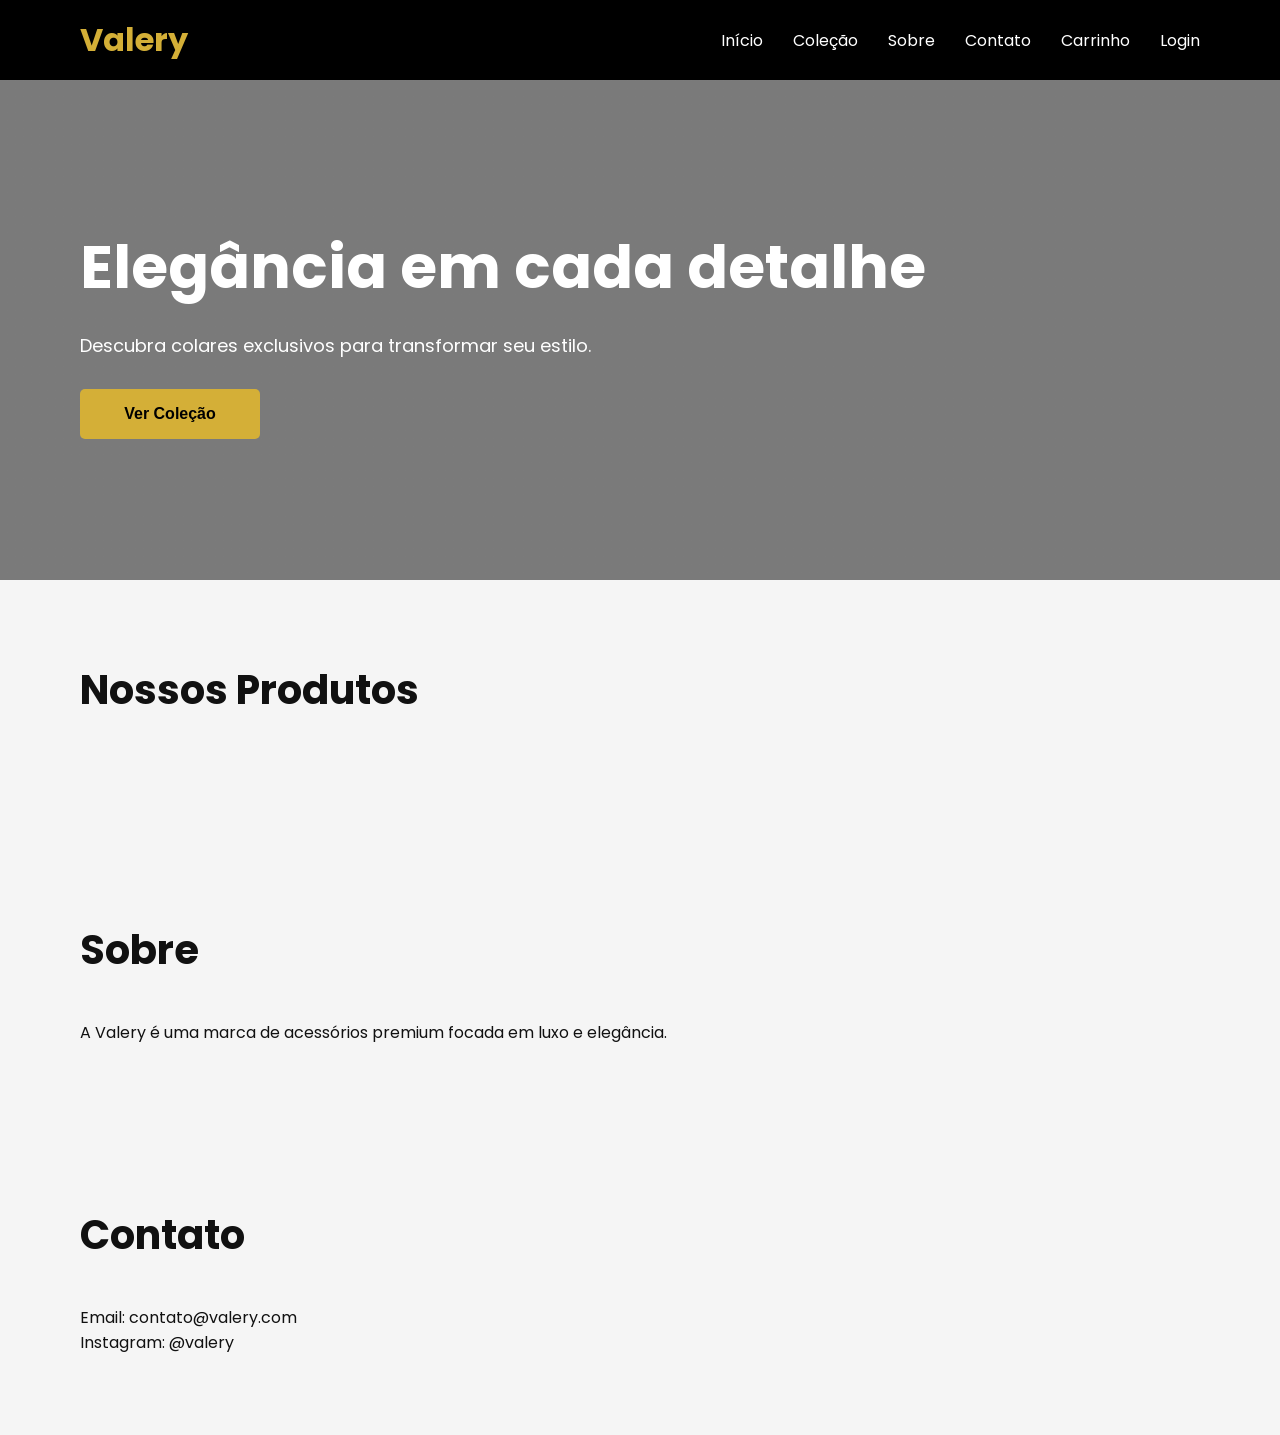
<file: Frontend/index.html>
﻿<!DOCTYPE html>
<html lang="pt-BR">

<head>

    <meta charset="UTF-8">

    <meta name="viewport"
          content="width=device-width, initial-scale=1.0">

    <title>
        Valery
    </title>

    <!-- CSS -->

    <link rel="stylesheet"
          href="assets/css/style.css">

    <!-- GOOGLE FONTS -->

    <link rel="preconnect"
          href="https://fonts.googleapis.com">

    <link rel="preconnect"
          href="https://fonts.gstatic.com"
          crossorigin>

    <link href="https://fonts.googleapis.com/css2?family=Poppins:wght@300;400;500;600;700&display=swap"
          rel="stylesheet">

</head>

<body>


    <!-- HEADER -->

    <header class="header">


        <div class="logo">

            Valery

        </div>



        <nav class="menu">

            <a href="#">
                Início
            </a>

            <a href="#produtos">
                Coleção
            </a>

            <a href="#sobre">
                Sobre
            </a>

            <a href="#contato">
                Contato
            </a>

            <a href="pages/carrinho.html">
                Carrinho
            </a>


            <!-- LOGIN / PERFIL -->

            <a id="btn-login"
               href="pages/login.html">

                Login

            </a>

        </nav>

    </header>





    <!-- BANNER -->

    <section class="banner">

        <div class="banner-texto">

            <h1>

                Elegância em cada detalhe

            </h1>


            <p>

                Descubra colares exclusivos
                para transformar seu estilo.

            </p>


            <button onclick="window.location.href='#produtos'">

                Ver Coleção

            </button>

        </div>

    </section>





    <!-- PRODUTOS -->

    <section class="produtos"
             id="produtos">

        <h2>

            Nossos Produtos

        </h2>



        <!-- LISTA PRODUTOS -->

        <div id="lista-produtos"
             class="lista-produtos">

        </div>

    </section>





    <!-- SOBRE -->

    <section id="sobre"
             class="produtos">

        <h2>

            Sobre

        </h2>


        <p>

            A Valery é uma marca de acessórios premium
            focada em luxo e elegância.

        </p>

    </section>





    <!-- CONTATO -->

    <section id="contato"
             class="produtos">

        <h2>

            Contato

        </h2>


        <p>

            Email: contato@valery.com

        </p>


        <p>

            Instagram: @valery

        </p>

    </section>





    <!-- JS -->

    <script src="assets/js/api.js"></script>

    <script src="assets/js/produtos.js"></script>



    <!-- USUÁRIO LOGADO -->

    <script>

        const usuario =
            JSON.parse(
                localStorage.getItem("usuarioLogado")
            );


        const btnLogin =
            document.getElementById("btn-login");


        if (usuario) {

            btnLogin.innerHTML =
                `Olá, ${usuario.nome}`;


            btnLogin.href =
                "pages/perfil.html";
        }

    </script>

</body>

</html>
</file>
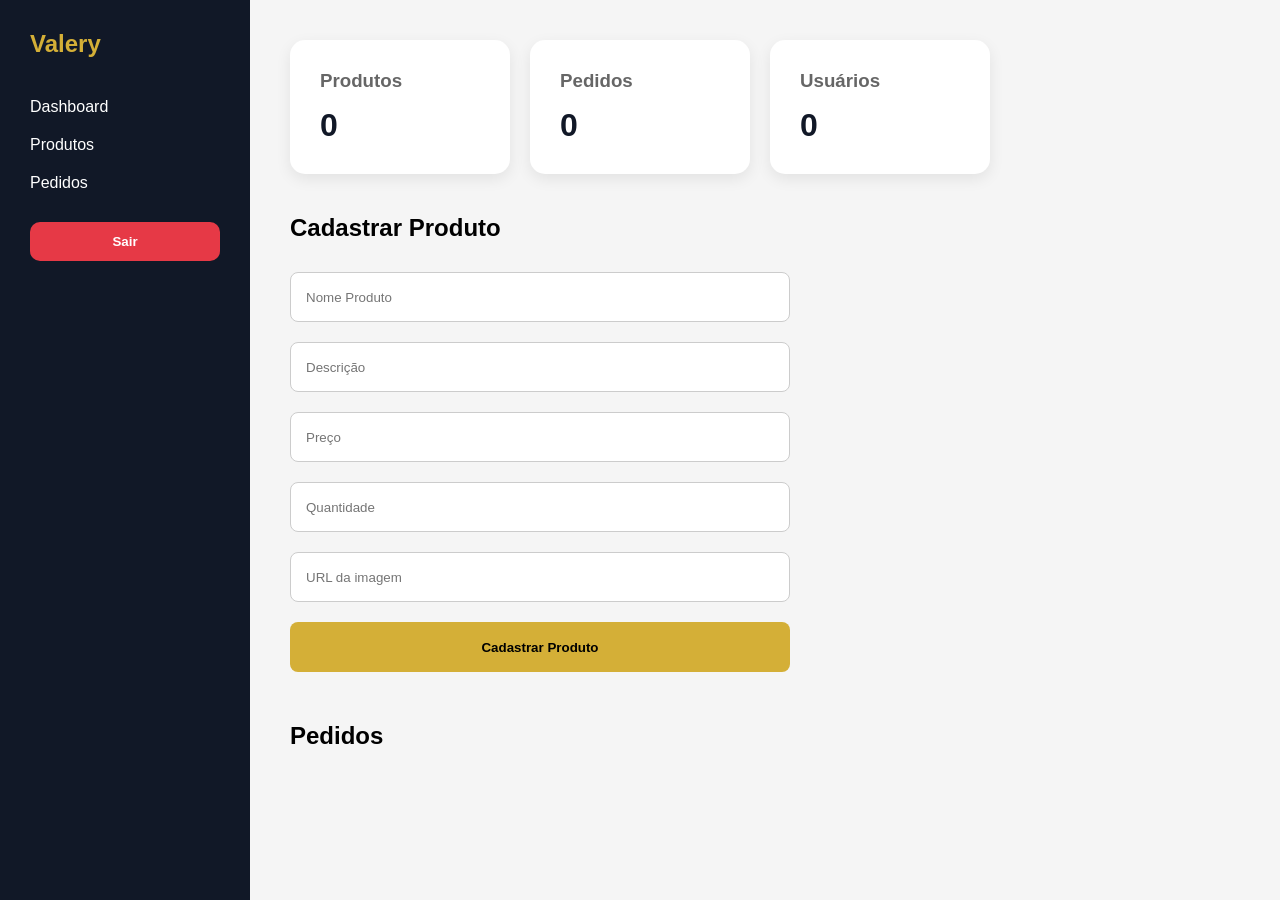
<file: Frontend/pages/admin.html>
﻿<!DOCTYPE html>
<html lang="pt-BR">

<head>

    <meta charset="UTF-8">

    <meta name="viewport"
          content="width=device-width, initial-scale=1.0">

    <title>
        Admin | Valery
    </title>

    <link rel="stylesheet"
          href="../assets/css/admin.css">

</head>

<body>


    <!-- SIDEBAR -->

    <aside class="sidebar">

        <h1>
            Valery
        </h1>

        <nav>

            <a href="#dashboard">
                Dashboard
            </a>

            <a href="#produtos">
                Produtos
            </a>

            <a href="#pedidos">
                Pedidos
            </a>

        </nav>


        <!-- BOTÃO SAIR -->

        <button class="btn-sair"
                onclick="sair()">

            Sair

        </button>

    </aside>



    <!-- CONTEÚDO -->

    <main class="conteudo">


        <!-- DASHBOARD -->

        <section id="dashboard">

            <div class="dashboard-cards">


                <!-- PRODUTOS -->

                <div class="dashboard-card">

                    <h3>
                        Produtos
                    </h3>

                    <span id="total-produtos">

                        0

                    </span>

                </div>



                <!-- PEDIDOS -->

                <div class="dashboard-card">

                    <h3>
                        Pedidos
                    </h3>

                    <span id="total-pedidos">

                        0

                    </span>

                </div>



                <!-- USUÁRIOS -->

                <div class="dashboard-card">

                    <h3>
                        Usuários
                    </h3>

                    <span id="total-usuarios">

                        0

                    </span>

                </div>

            </div>

        </section>



        <!-- PRODUTOS -->

        <section id="produtos">


            <h2>
                Cadastrar Produto
            </h2>


            <div class="form-produto">


                <input type="text"
                       id="nome"
                       placeholder="Nome Produto">


                <input type="text"
                       id="descricao"
                       placeholder="Descrição">


                <input type="number"
                       id="preco"
                       placeholder="Preço">


                <input type="number"
                       id="quantidade"
                       placeholder="Quantidade">


                <input type="text"
                       id="imagemUrl"
                       placeholder="URL da imagem">



                <button onclick="cadastrarProduto()">

                    Cadastrar Produto

                </button>

            </div>



            <!-- LISTA PRODUTOS -->

            <div id="lista-admin"
                 class="lista-admin">

            </div>

        </section>



        <!-- PEDIDOS -->

        <section id="pedidos">

            <h2>
                Pedidos
            </h2>


            <div id="lista-pedidos"
                 class="lista-pedidos">

            </div>

        </section>


    </main>



    <!-- JS -->

    <script src="../assets/js/admin.js"></script>

</body>

</html>
</file>
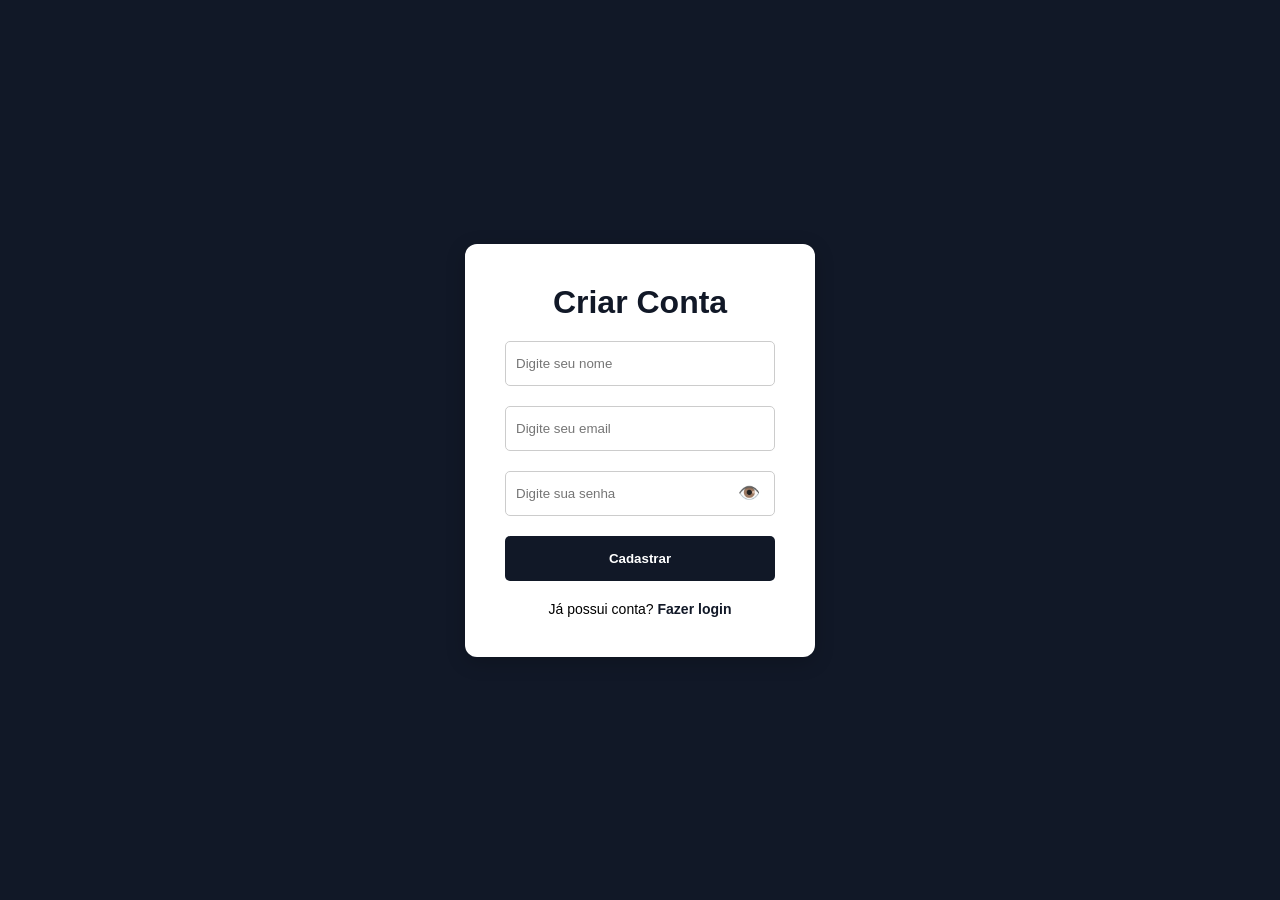
<file: Frontend/pages/cadastro.html>
﻿<!DOCTYPE html>
<html lang="pt-BR">

<head>

    <meta charset="UTF-8">

    <meta name="viewport"
          content="width=device-width, initial-scale=1.0">

    <title>
        Cadastro | Valery
    </title>

    <link rel="stylesheet"
          href="../assets/css/login.css">

</head>

<body>

    <div class="login-container">

        <form class="login-box"
              onsubmit="cadastrar(event)">

            <h1>
                Criar Conta
            </h1>


            <!-- NOME -->

            <input
                type="text"
                id="nome"
                placeholder="Digite seu nome"
                required
            >


            <!-- EMAIL -->

            <input
                type="email"
                id="email"
                placeholder="Digite seu email"
                required
            >


            <!-- SENHA -->

            <div class="senha-box">

                <input
                    type="password"
                    id="senha"
                    placeholder="Digite sua senha"
                    required
                >

                <span
                    class="olho"
                    onclick="toggleSenha()">

                    👁️

                </span>

            </div>


            <!-- BOTÃO -->

            <button type="submit">

                Cadastrar

            </button>


            <!-- LOGIN -->

            <p>

                Já possui conta?

                <a href="login.html">

                    Fazer login

                </a>

            </p>

        </form>

    </div>



    <!-- JS -->

    <script src="../assets/js/cadastro.js"></script>

</body>

</html>
</file>
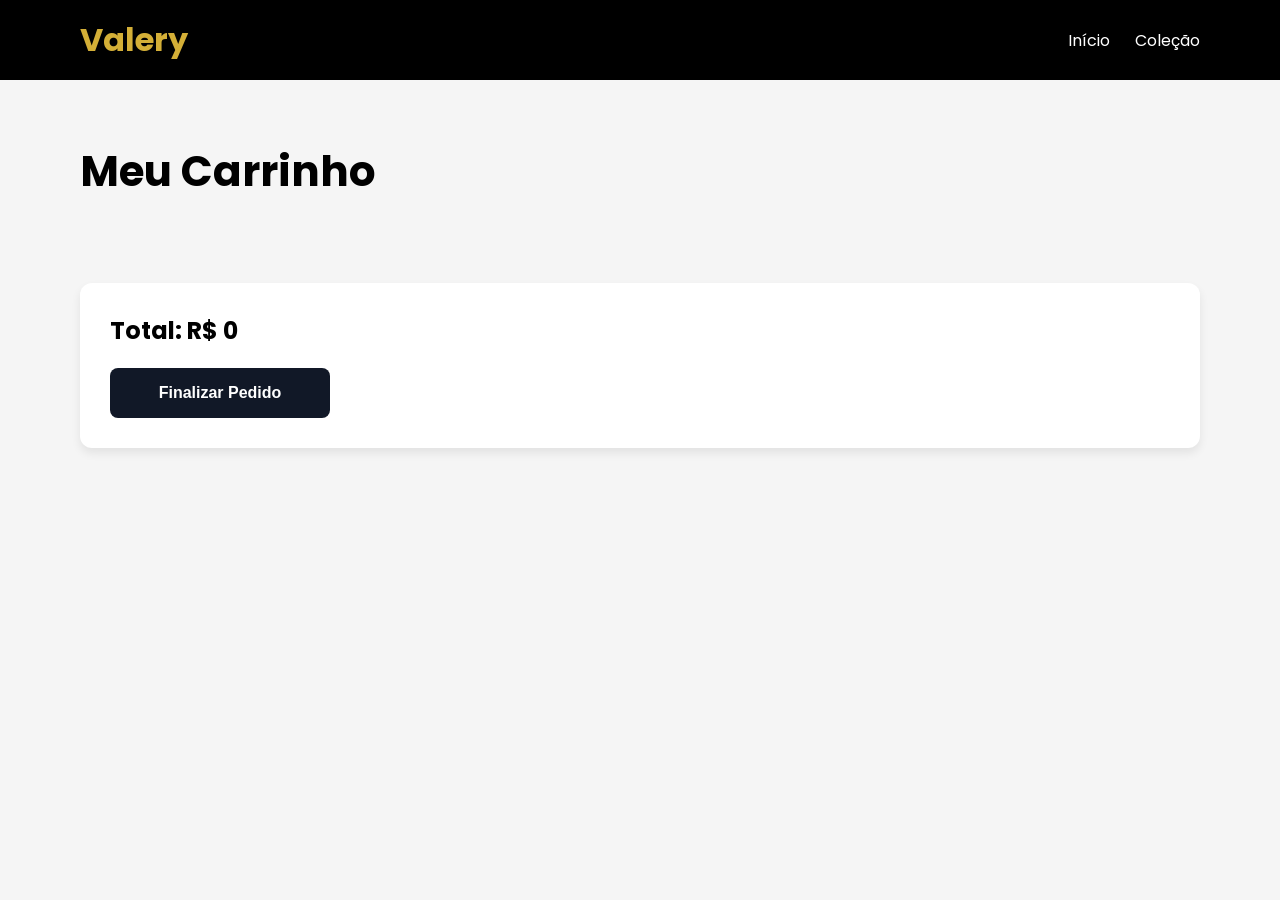
<file: Frontend/pages/carrinho.html>
﻿<!DOCTYPE html>
<html lang="pt-BR">

<head>

    <meta charset="UTF-8">

    <meta name="viewport"
          content="width=device-width, initial-scale=1.0">

    <title>Carrinho | Valery</title>


    <!-- CSS -->

    <link rel="stylesheet"
          href="../assets/css/carrinho.css">


    <!-- FONTE -->

    <link rel="preconnect"
          href="https://fonts.googleapis.com">

    <link rel="preconnect"
          href="https://fonts.gstatic.com"
          crossorigin>

    <link href="https://fonts.googleapis.com/css2?family=Poppins:wght@300;400;500;600;700&display=swap"
          rel="stylesheet">

</head>

<body>


    <!-- HEADER -->

    <header class="header">

        <div class="logo">
            Valery
        </div>

        <nav class="menu">

            <a href="../index.html">
                Início
            </a>

            <a href="../index.html#produtos">
                Coleção
            </a>

        </nav>

    </header>



    <!-- CARRINHO -->

    <section class="carrinho-container">

        <h1>
            Meu Carrinho
        </h1>


        <div id="lista-carrinho"
             class="lista-carrinho">

        </div>



        <div class="resumo">

            <h2 id="total">
                Total: R$ 0,00
            </h2>

            <button onclick="finalizarPedido()">
                Finalizar Pedido
            </button>

        </div>

    </section>



    <!-- JS -->

    <script src="../assets/js/carrinho.js"></script>

</body>

</html>
</file>
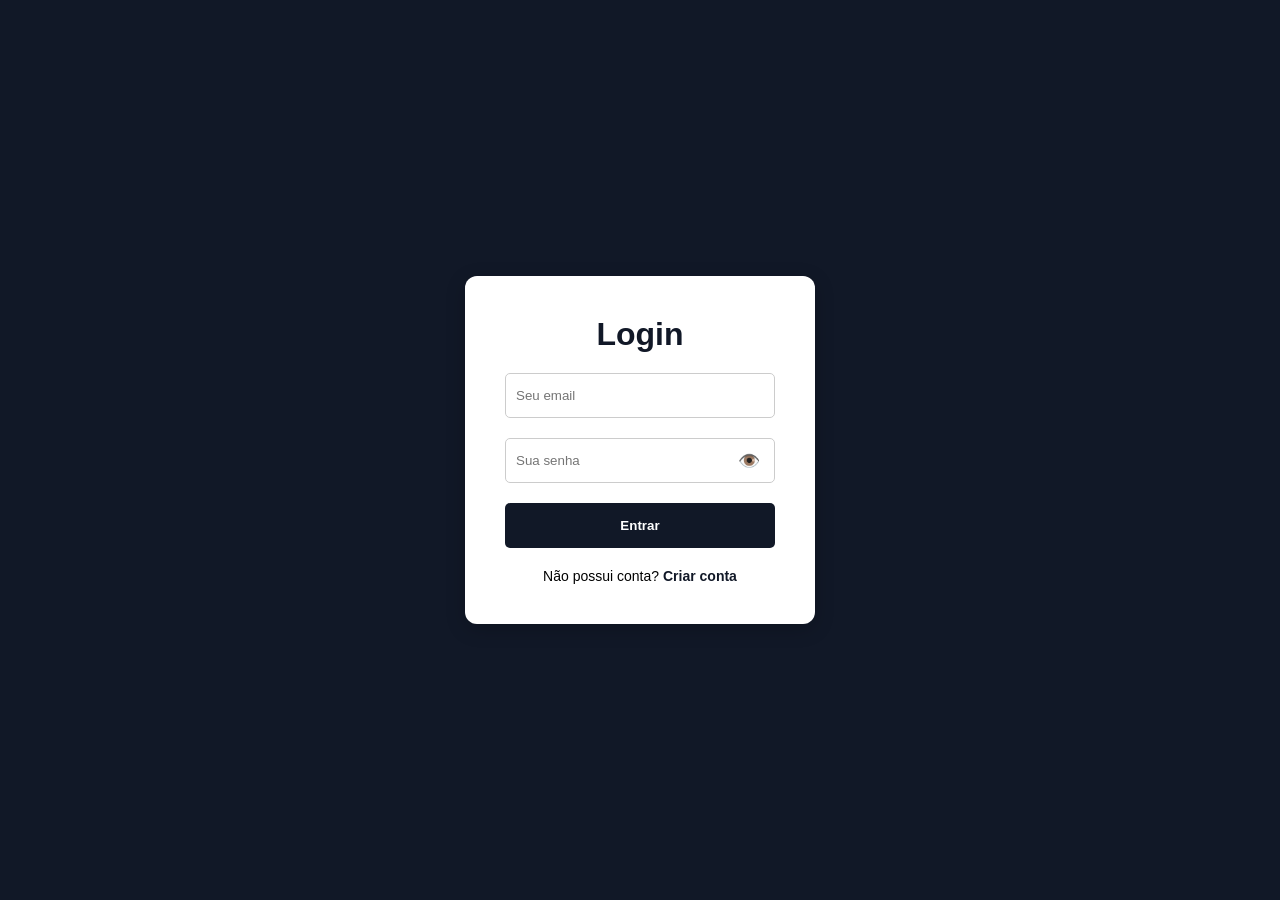
<file: Frontend/pages/login.html>
﻿<!DOCTYPE html>
<html lang="pt-BR">

<head>

    <meta charset="UTF-8">

    <meta name="viewport"
          content="width=device-width, initial-scale=1.0">

    <title>
        Login | Valery
    </title>

    <link rel="stylesheet"
          href="../assets/css/login.css">

</head>

<body>

    <div class="login-container">

        <form class="login-box"
              onsubmit="fazerLogin(event)">

            <h1>
                Login
            </h1>


            <!-- EMAIL -->

            <input
                type="email"
                id="email"
                placeholder="Seu email"
                required
            >



            <!-- SENHA -->

            <div class="senha-box">

                <input
                    type="password"
                    id="senha"
                    placeholder="Sua senha"
                    required
                >

                <span onclick="toggleSenha()">

                    👁️

                </span>

            </div>



            <!-- BOTÃO -->

            <button type="submit">

                Entrar

            </button>



            <!-- CADASTRO -->

            <p>

                Não possui conta?

                <a href="cadastro.html">

                    Criar conta

                </a>

            </p>

        </form>

    </div>



    <!-- JS -->

    <script src="../assets/js/login.js"></script>

</body>

</html>
</file>
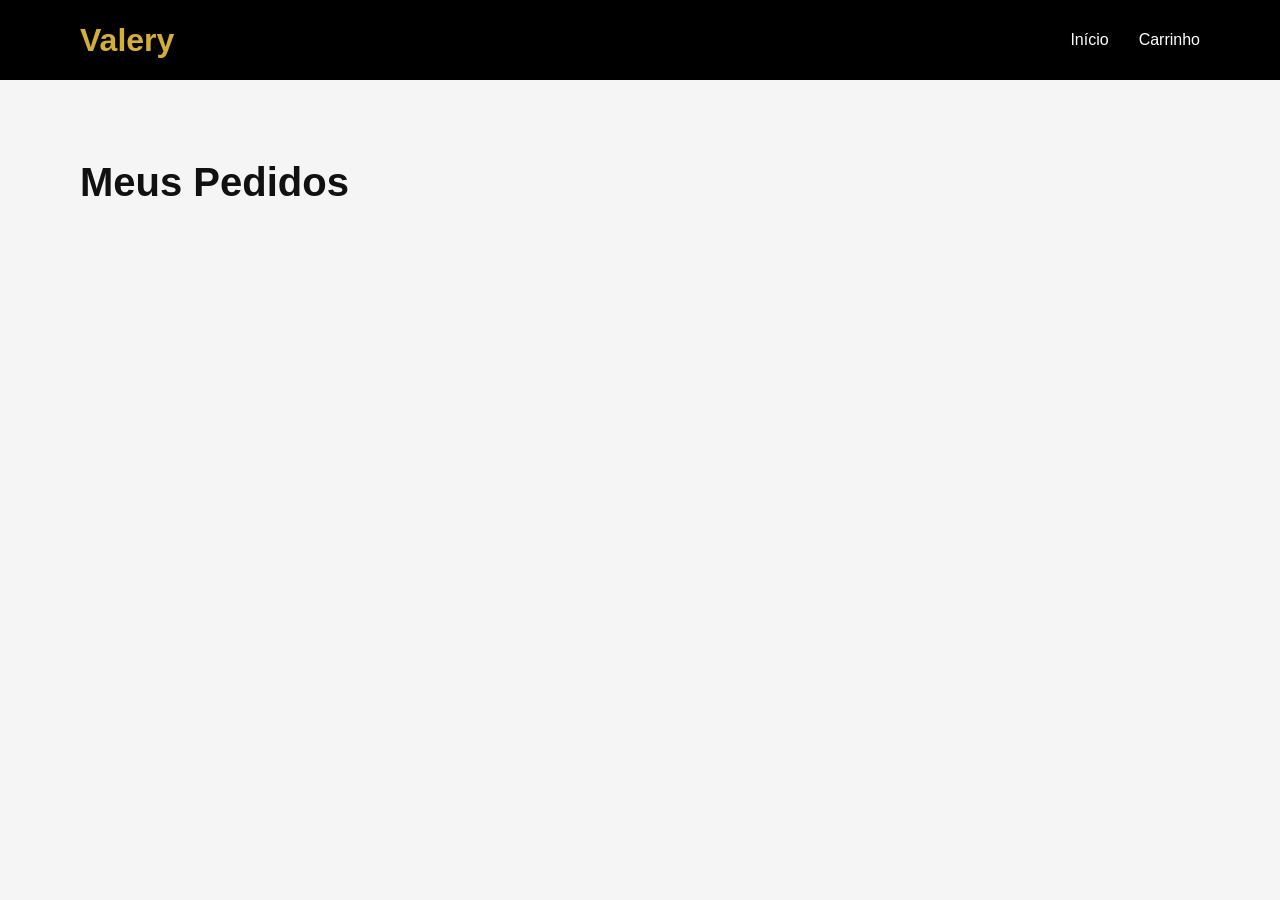
<file: Frontend/pages/pedidos.html>
﻿<!DOCTYPE html>
<html lang="pt-BR">
<head>

    <meta charset="UTF-8">

    <meta name="viewport"
          content="width=device-width, initial-scale=1.0">

    <title>Pedidos | Valery</title>

    <link rel="stylesheet"
          href="../assets/css/style.css">

</head>
<body>


    <!-- HEADER -->

    <header class="header">

        <div class="logo">
            Valery
        </div>

        <nav class="menu">

            <a href="../index.html">
                Início
            </a>

            <a href="carrinho.html">
                Carrinho
            </a>

        </nav>

    </header>



    <!-- PEDIDOS -->

    <section class="produtos">

        <h2>
            Meus Pedidos
        </h2>


        <div id="lista-pedidos"
             class="lista-produtos">

        </div>

    </section>


    <script src="../assets/js/pedidos.js"></script>

</body>
</html>
</file>
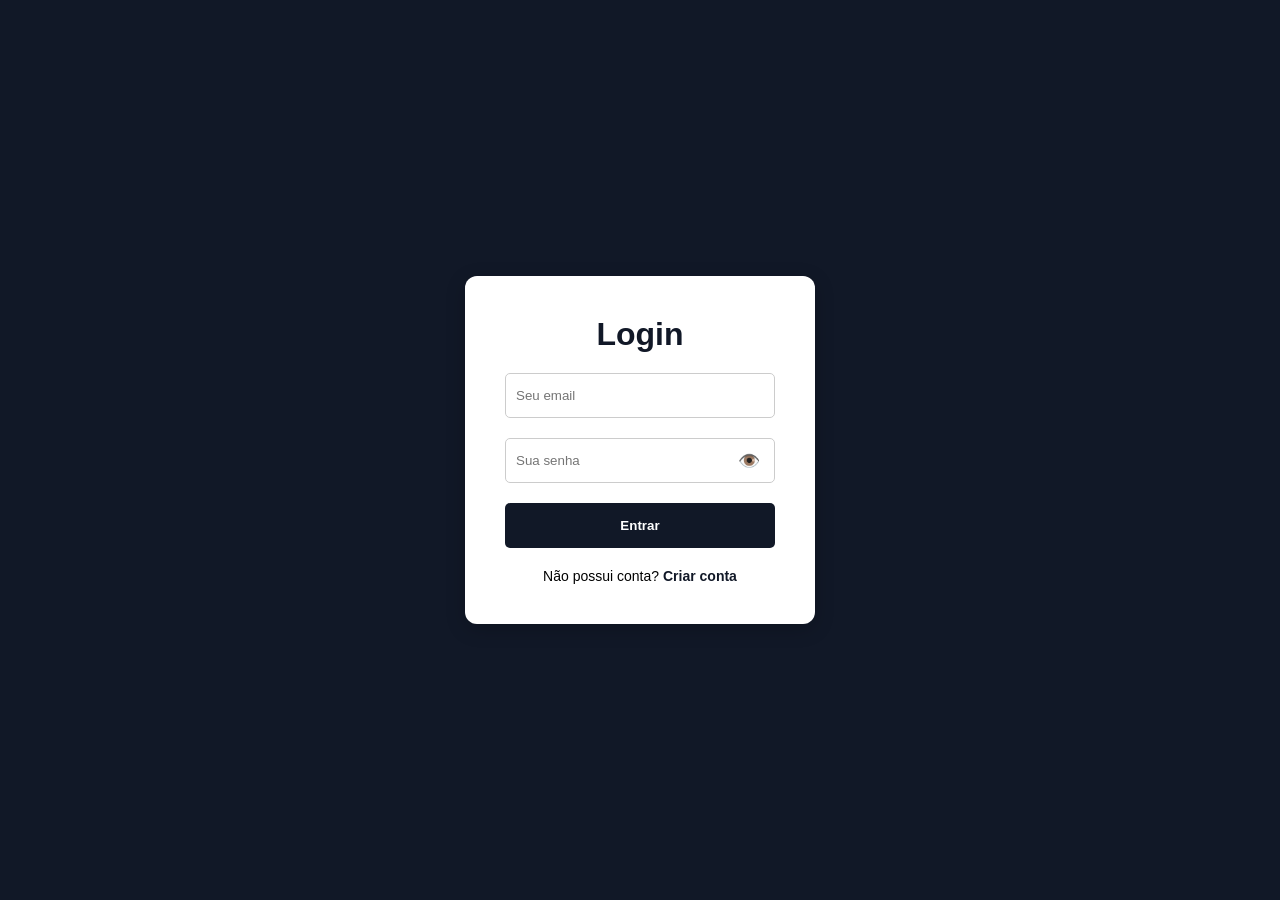
<file: Frontend/pages/perfil.html>
﻿<!DOCTYPE html>
<html lang="pt-BR">

<head>

    <meta charset="UTF-8">

    <meta name="viewport"
          content="width=device-width, initial-scale=1.0">

    <title>
        Meu Perfil | Valery
    </title>


    <!-- CSS -->

    <link rel="stylesheet"
          href="../assets/css/perfil.css">


    <!-- FONTE -->

    <link rel="preconnect"
          href="https://fonts.googleapis.com">

    <link rel="preconnect"
          href="https://fonts.gstatic.com"
          crossorigin>

    <link href="https://fonts.googleapis.com/css2?family=Poppins:wght@300;400;500;600;700&display=swap"
          rel="stylesheet">

</head>

<body>



    <!-- HEADER -->

    <header class="header">

        <div class="logo">

            Valery

        </div>


        <nav class="menu">

            <a href="../index.html">

                Início

            </a>

            <a href="../index.html#produtos">

                Produtos

            </a>

        </nav>

    </header>




    <!-- PERFIL -->

    <div class="perfil-container">


        <!-- CARD PERFIL -->

        <div class="perfil-card">


            <img src="https://i.imgur.com/6VBx3io.png"
                 class="avatar">


            <h1 id="nome-usuario">

                Usuário

            </h1>


            <p id="email-usuario">

                email@email.com

            </p>


            <button onclick="logout()">

                Sair da Conta

            </button>

        </div>



        <!-- PEDIDOS -->

        <div class="pedidos">

            <h2>
                Meus Pedidos
            </h2>


            <div id="lista-pedidos"
                 class="lista-pedidos">

            </div>

        </div>

    </div>



    <!-- JS -->

    <script src="../assets/js/perfil.js"></script>

</body>

</html>
</file>
<file: Frontend/assets/css/style.css>
﻿* {
    margin: 0;
    padding: 0;
    box-sizing: border-box;
}

body {
    font-family: 'Poppins', sans-serif;
    background-color: #f5f5f5;
    color: #111;
}


/* HEADER */

.header {
    width: 100%;
    height: 80px;
    background-color: #000;
    display: flex;
    justify-content: space-between;
    align-items: center;
    padding: 0 80px;
}

.logo {
    color: #d4af37;
    font-size: 32px;
    font-weight: bold;
}

.menu {
    display: flex;
    gap: 30px;
}

    .menu a {
        color: white;
        text-decoration: none;
        transition: 0.3s;
    }

        .menu a:hover {
            color: #d4af37;
        }


/* BANNER */

.banner {
    width: 100%;
    height: 500px;
    background: linear-gradient(rgba(0,0,0,0.5), rgba(0,0,0,0.5)), url('https://images.unsplash.com/photo-1617038260897-41a1f14a8ca0?q=80&w=1200&auto=format&fit=crop');
    background-size: cover;
    background-position: center;
    display: flex;
    align-items: center;
    padding-left: 80px;
}

.banner-texto {
    color: white;
}

    .banner-texto h1 {
        font-size: 60px;
        margin-bottom: 20px;
    }

    .banner-texto p {
        font-size: 18px;
        margin-bottom: 30px;
    }

    .banner-texto button {
        width: 180px;
        height: 50px;
        border: none;
        background-color: #d4af37;
        color: black;
        font-size: 16px;
        font-weight: bold;
        cursor: pointer;
        border-radius: 5px;
    }


/* PRODUTOS */

.produtos {
    padding: 80px;
}

    .produtos h2 {
        font-size: 40px;
        margin-bottom: 40px;
    }

.lista-produtos {
    display: grid;
    grid-template-columns: repeat(auto-fit, minmax(250px, 1fr));
    gap: 30px;
}


/* CARD PRODUTO */

.card-produto {
    background-color: white;
    border-radius: 15px;
    overflow: hidden;
    box-shadow: 0 10px 25px rgba(0,0,0,0.08);
    transition: 0.4s;
}

    .card-produto:hover {
        transform: translateY(-10px);
        box-shadow: 0 15px 35px rgba(0,0,0,0.15);
    }

    .card-produto img {
        width: 100%;
        height: 280px;
        object-fit: cover;
        transition: 0.5s;
    }

    .card-produto:hover img {
        transform: scale(1.05);
    }

.card-info {
    padding: 20px;
}

    .card-info h3 {
        margin-bottom: 10px;
    }

    .card-info p {
        margin-bottom: 15px;
        color: #666;
    }

.preco {
    color: #d4af37;
    font-size: 22px;
    font-weight: bold;
}

.card-info button {
    width: 100%;
    height: 45px;
    border: none;
    background-color: #111827;
    color: white;
    margin-top: 20px;
    cursor: pointer;
    border-radius: 8px;
    transition: 0.3s;
    font-size: 15px;
    font-weight: 600;
}

    .card-info button:hover {
        background-color: #d4af37;
        color: black;
    }


/* CARRINHO */

.carrinho-container {
    padding: 80px;
}

    .carrinho-container h1 {
        font-size: 42px;
        margin-bottom: 40px;
    }

.lista-carrinho {
    display: flex;
    flex-direction: column;
    gap: 20px;
}

.item-carrinho {
    display: flex;
    align-items: center;
    gap: 20px;
    background: white;
    padding: 20px;
    border-radius: 15px;
    box-shadow: 0 5px 15px rgba(0,0,0,0.08);
}

    .item-carrinho img {
        width: 140px;
        height: 140px;
        object-fit: cover;
        border-radius: 10px;
        display: block;
        flex-shrink: 0;
    }

.item-info {
    flex: 1;
}

    .item-info h3 {
        font-size: 24px;
        margin-bottom: 10px;
    }

    .item-info p {
        color: #666;
        margin-bottom: 10px;
    }

    .item-info span {
        color: #d4af37;
        font-size: 22px;
        font-weight: bold;
    }

.item-carrinho button {
    width: 120px;
    height: 45px;
    border: none;
    background: crimson;
    color: white;
    border-radius: 8px;
    cursor: pointer;
    transition: 0.3s;
}

    .item-carrinho button:hover {
        opacity: 0.9;
    }


/* RESUMO */

.resumo {
    margin-top: 40px;
    background: white;
    padding: 30px;
    border-radius: 15px;
    box-shadow: 0 5px 15px rgba(0,0,0,0.08);
}

    .resumo h2 {
        margin-bottom: 20px;
    }

.btn-finalizar {
    width: 250px;
    height: 55px;
    border: none;
    background-color: #111827;
    color: white;
    font-size: 16px;
    font-weight: bold;
    border-radius: 10px;
    cursor: pointer;
    transition: 0.3s;
}

    .btn-finalizar:hover {
        background-color: #d4af37;
        color: black;
    }


/* RESPONSIVIDADE */

@media(max-width: 768px) {

    .header {
        padding: 0 20px;
    }

    .menu {
        gap: 15px;
    }

    .banner {
        padding: 20px;
        height: 400px;
    }

    .banner-texto h1 {
        font-size: 40px;
    }

    .produtos {
        padding: 40px 20px;
    }

    .carrinho-container {
        padding: 40px 20px;
    }

    .item-carrinho {
        flex-direction: column;
        align-items: flex-start;
    }

        .item-carrinho img {
            width: 100%;
            height: 250px;
        }

        .item-carrinho button {
            width: 100%;
        }
}
.imagem-carrinho {
    width: 140px !important;
    height: 140px !important;
    object-fit: cover;
    border-radius: 10px;
    display: block;
}
.item-carrinho {
    display: flex;
    align-items: center;
    gap: 20px;
    background: white;
    padding: 20px;
    border-radius: 10px;
    margin-bottom: 20px;
    max-width: 900px;
}
.senha-box {
    position: relative;
    width: 100%;
}


    .senha-box input {
        width: 100%;
    }


.olho {
    position: absolute;
    right: 15px;
    top: 50%;
    transform: translateY(-50%);
    cursor: pointer;
    font-size: 18px;
    color: #555;
}
</file>
<file: Frontend/assets/css/admin.css>
﻿* {
    margin: 0;
    padding: 0;
    box-sizing: border-box;
}


body {
    font-family: 'Poppins', sans-serif;
    display: flex;
    background-color: #f5f5f5;
}



/* SIDEBAR */

.sidebar {
    width: 250px;
    height: 100vh;
    background-color: #111827;
    color: white;
    padding: 30px;
}


    .sidebar h1 {
        color: #d4af37;
        margin-bottom: 40px;
    }


    .sidebar nav {
        display: flex;
        flex-direction: column;
        gap: 20px;
    }


        .sidebar nav a {
            color: white;
            text-decoration: none;
        }



/* CONTEÚDO */

.conteudo {
    flex: 1;
    padding: 40px;
}


.form-produto {
    display: grid;
    gap: 20px;
    margin-top: 30px;
    max-width: 500px;
}


    .form-produto input {
        height: 50px;
        padding-left: 15px;
        border: 1px solid #ccc;
        border-radius: 8px;
    }


    .form-produto button {
        height: 50px;
        border: none;
        background-color: #d4af37;
        font-weight: bold;
        border-radius: 8px;
        cursor: pointer;
    }



/* LISTA */

.lista-admin {
    margin-top: 50px;
    display: grid;
    grid-template-columns: repeat(auto-fit, minmax(250px, 1fr));
    gap: 20px;
}


.card-admin {
    background-color: white;
    border-radius: 15px;
    overflow: hidden;
    box-shadow: 0 5px 15px rgba(0,0,0,0.1);
}


    .card-admin img {
        width: 100%;
        height: 200px;
        object-fit: cover;
    }


.card-admin-info {
    padding: 20px;
}


.card-admin button {
    width: 100%;
    height: 45px;
    border: none;
    background-color: crimson;
    color: white;
    cursor: pointer;
}
/* DASHBOARD */

.dashboard-cards {
    display: flex;
    gap: 20px;
    margin-bottom: 40px;
}


.dashboard-card {
    width: 220px;
    background-color: white;
    padding: 30px;
    border-radius: 15px;
    box-shadow: 0 5px 15px rgba(0,0,0,0.08);
}


    .dashboard-card h3 {
        color: #666;
        margin-bottom: 15px;
    }


    .dashboard-card span {
        font-size: 32px;
        font-weight: bold;
        color: #111827;
    }
.btn-sair {
    margin-top: 30px;
    width: 100%;
    padding: 12px;
    border: none;
    border-radius: 10px;
    background: #e63946;
    color: white;
    font-weight: 600;
    cursor: pointer;
    transition: 0.3s;
}

    .btn-sair:hover {
        opacity: 0.8;
    }
.acoes {
    display: flex;
    gap: 10px;
    margin-top: 10px;
}

.btn-editar {
    flex: 1;
    padding: 10px;
    border: none;
    border-radius: 8px;
    background: #457b9d;
    color: white;
    cursor: pointer;
}

.btn-excluir {
    flex: 1;
    padding: 10px;
    border: none;
    border-radius: 8px;
    background: #e63946;
    color: white;
    cursor: pointer;
}
</file>
<file: Frontend/assets/css/login.css>
﻿* {
    margin: 0;
    padding: 0;
    box-sizing: border-box;
}

body {
    height: 100vh;
    display: flex;
    justify-content: center;
    align-items: center;
    background: #111827;
    font-family: Arial, Helvetica, sans-serif;
}



.login-container {
    width: 100%;
    display: flex;
    justify-content: center;
    align-items: center;
}



.login-box {
    width: 350px;
    background: white;
    padding: 40px;
    border-radius: 12px;
    display: flex;
    flex-direction: column;
    gap: 20px;
    box-shadow: 0 5px 20px rgba(0,0,0,0.2);
}



    .login-box h1 {
        text-align: center;
        color: #111827;
    }



    .login-box input {
        width: 100%;
        height: 45px;
        padding: 10px;
        border: 1px solid #ccc;
        border-radius: 5px;
        outline: none;
    }



        .login-box input:focus {
            border-color: #d4af37;
        }



    .login-box button {
        height: 45px;
        border: none;
        background: #111827;
        color: white;
        border-radius: 5px;
        cursor: pointer;
        font-weight: bold;
        transition: 0.3s;
    }



        .login-box button:hover {
            background: #d4af37;
            color: black;
        }



    .login-box p {
        text-align: center;
        font-size: 14px;
    }



    .login-box a {
        color: #111827;
        font-weight: bold;
        text-decoration: none;
    }



        .login-box a:hover {
            color: #d4af37;
        }



/* SENHA */

.senha-box {
    position: relative;
    width: 100%;
}



    .senha-box input {
        width: 100%;
        padding-right: 45px;
    }



    /* OLHO */

    .senha-box span {
        position: absolute;
        right: 15px;
        top: 50%;
        transform: translateY(-50%);
        cursor: pointer;
        font-size: 18px;
        color: #666;
    }
</file>
<file: Frontend/assets/css/carrinho.css>
* {
    margin: 0;
    padding: 0;
    box-sizing: border-box;
}

body {
    font-family: 'Poppins', sans-serif;
    background: #f5f5f5;
}



/* HEADER */

.header {
    width: 100%;
    height: 80px;
    background: black;
    display: flex;
    justify-content: space-between;
    align-items: center;
    padding: 0 80px;
}

.logo {
    color: #d4af37;
    font-size: 32px;
    font-weight: bold;
}

.menu {
    display: flex;
    gap: 25px;
}

.menu a {
    color: white;
    text-decoration: none;
}



/* CARRINHO */

.carrinho-container {
    padding: 60px 80px;
}

.carrinho-container h1 {
    margin-bottom: 40px;
    font-size: 42px;
}



.lista-carrinho {
    display: flex;
    flex-direction: column;
    gap: 25px;
}



/* CARD */

.card-carrinho {
    background: white;
    border-radius: 12px;
    display: flex;
    gap: 20px;
    padding: 20px;
    align-items: center;
    box-shadow: 0 5px 10px rgba(0,0,0,0.08);
}

.card-carrinho img {
    width: 140px;
    height: 140px;
    object-fit: cover;
    border-radius: 10px;
}

.info {
    flex: 1;
}

.info h2 {
    margin-bottom: 10px;
}

.info p {
    color: #777;
    margin-bottom: 15px;
}

.preco {
    color: #d4af37;
    font-size: 22px;
    font-weight: bold;
}



.resumo {
    margin-top: 40px;
    background: white;
    padding: 30px;
    border-radius: 12px;
    box-shadow: 0 5px 10px rgba(0,0,0,0.08);
}

.resumo h2 {
    margin-bottom: 20px;
}

.resumo button {
    width: 220px;
    height: 50px;
    border: none;
    background: #111827;
    color: white;
    border-radius: 8px;
    cursor: pointer;
    font-size: 16px;
    font-weight: bold;
}

.resumo button:hover {
    background: #d4af37;
    color: black;
}
</file>
<file: Frontend/assets/css/perfil.css>
﻿* {
    margin: 0;
    padding: 0;
    box-sizing: border-box;
}



body {
    font-family: 'Poppins', sans-serif;
    background: #f5f5f5;
}



/* HEADER */

.header {
    width: 100%;
    height: 80px;
    background: black;
    display: flex;
    justify-content: space-between;
    align-items: center;
    padding: 0 80px;
}

.logo {
    color: #d4af37;
    font-size: 32px;
    font-weight: bold;
}

.menu {
    display: flex;
    gap: 25px;
}

    .menu a {
        color: white;
        text-decoration: none;
        transition: 0.3s;
    }

        .menu a:hover {
            color: #d4af37;
        }





/* PERFIL */

.perfil-container {
    width: 100%;
    min-height: calc(100vh - 80px);
    display: flex;
    gap: 40px;
    padding: 50px 80px;
}





/* CARD PERFIL */

.perfil-card {
    width: 320px;
    background: white;
    border-radius: 20px;
    padding: 40px 30px;
    text-align: center;
    box-shadow: 0 5px 20px rgba(0,0,0,0.08);
    height: fit-content;
}



.avatar {
    width: 140px;
    height: 140px;
    border-radius: 50%;
    object-fit: cover;
    margin-bottom: 25px;
}



.perfil-card h1 {
    font-size: 28px;
    margin-bottom: 10px;
}



.perfil-card p {
    color: #777;
    margin-bottom: 25px;
}



.perfil-card button {
    width: 100%;
    height: 50px;
    border: none;
    border-radius: 10px;
    background: #111827;
    color: white;
    font-size: 16px;
    font-weight: 600;
    cursor: pointer;
    transition: 0.3s;
}

    .perfil-card button:hover {
        background: #d4af37;
        color: black;
    }





/* PEDIDOS */

.pedidos {
    flex: 1;
}



    .pedidos h2 {
        font-size: 36px;
        margin-bottom: 30px;
    }



/* CARD PEDIDO */

.lista-pedidos {
    display: flex;
    flex-direction: column;
    gap: 20px;
}



.pedido-card {
    background: white;
    border-radius: 15px;
    padding: 25px;
    box-shadow: 0 5px 15px rgba(0,0,0,0.08);
}



    .pedido-card h3 {
        margin-bottom: 15px;
    }



    .pedido-card p {
        margin-bottom: 10px;
        color: #555;
    }





/* RESPONSIVO */

@media(max-width: 900px) {

    .perfil-container {
        flex-direction: column;
        padding: 30px 20px;
    }

    .perfil-card {
        width: 100%;
    }

    .header {
        padding: 0 20px;
    }
}
</file>
